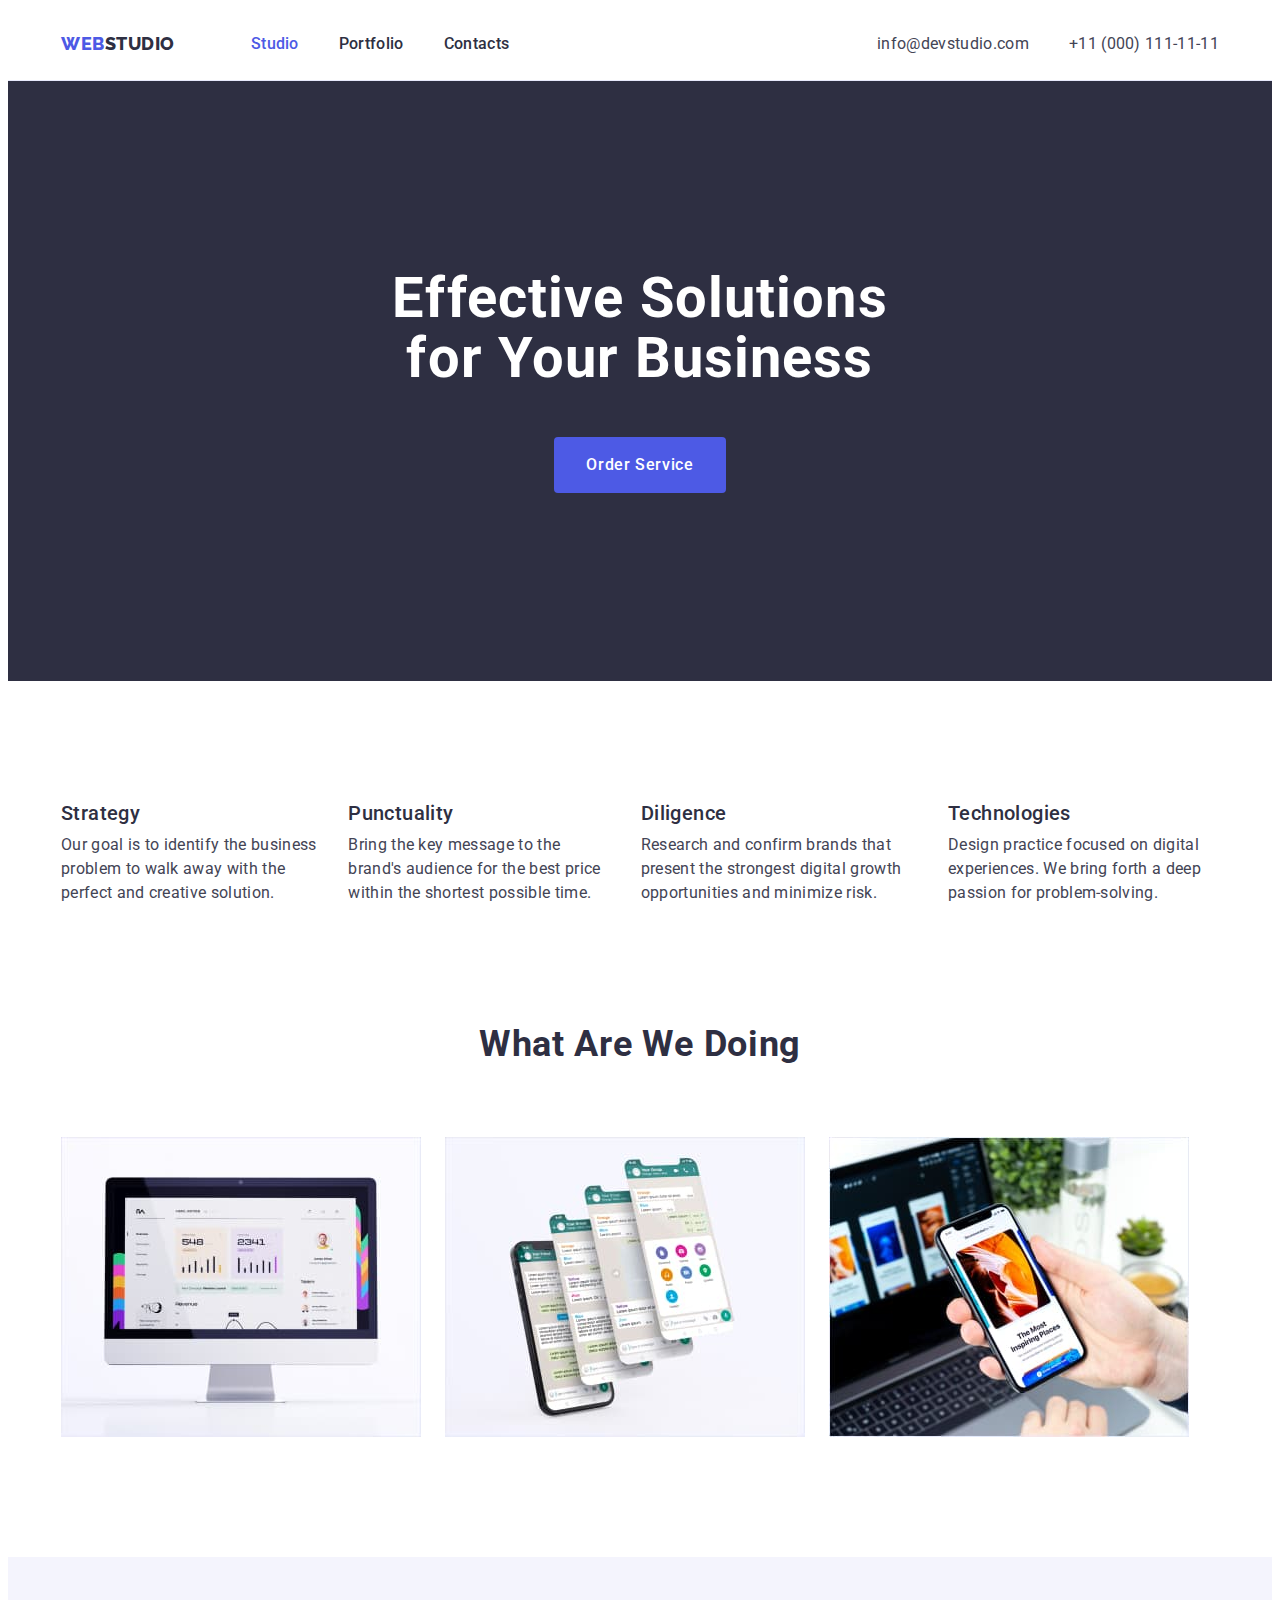
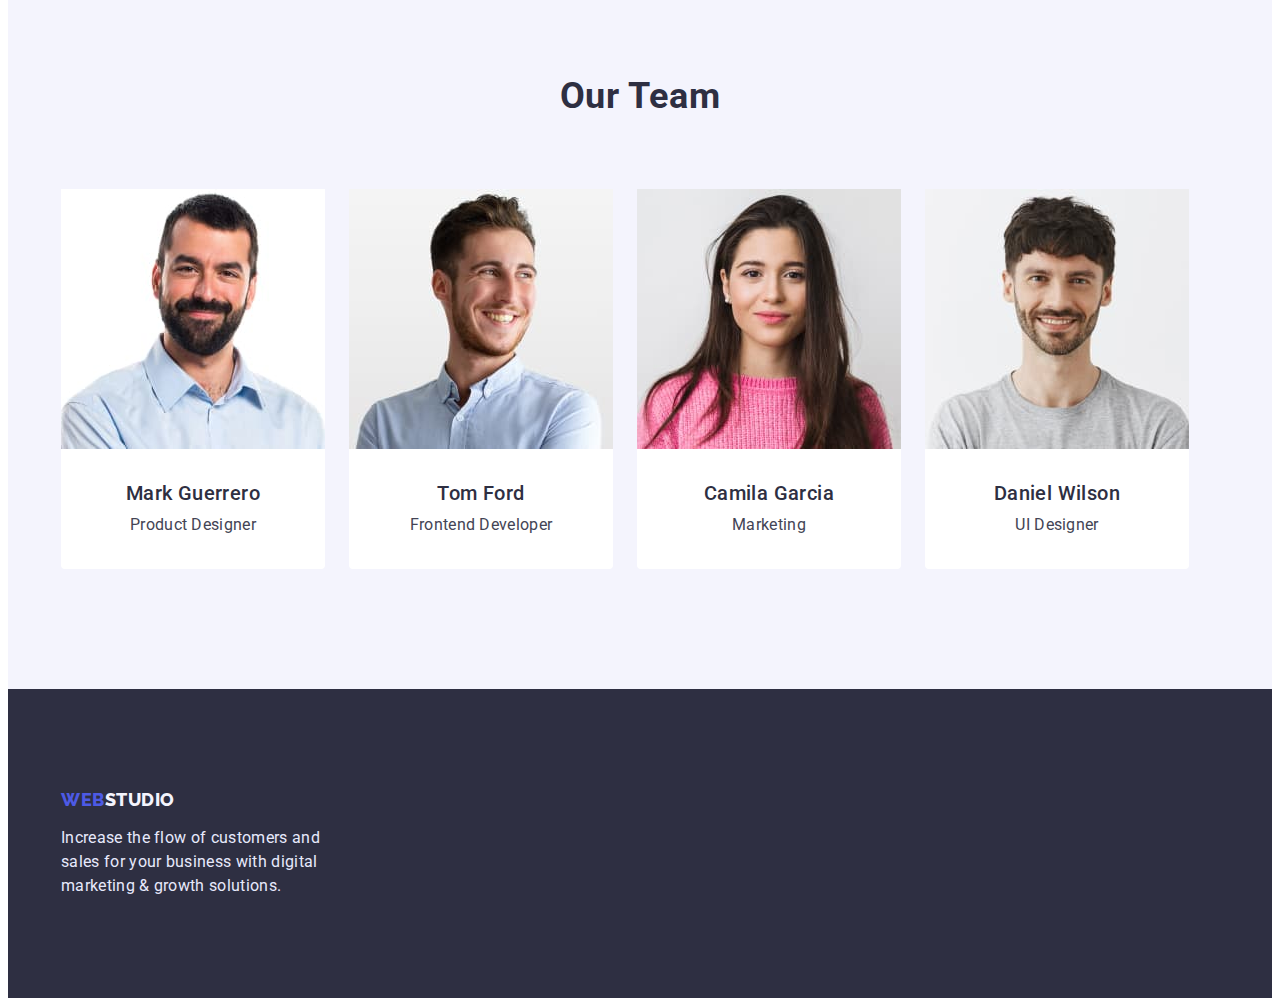
<file: index.html>
<!DOCTYPE html>
<html lang="en">
<head>
    <meta charset="UTF-8">
    <meta http-equiv="X-UA-Compatible" content="IE=edge">
    <meta name="viewport" content="width=device-width, initial-scale=1.0">
    <title>WebStudio</title>
    <link rel="stylesheet" href="https://cdnjs.cloudflare.com/ajax/libs/modern-normalize/1.1.0/modern-normalize.min.css" integrity="sha512-wpPYUAdjBVSE4KJnH1VR1HeZfpl1ub8YT/NKx4PuQ5NmX2tKuGu6U/JRp5y+Y8XG2tV+wKQpNHVUX03MfMFn9Q==" crossorigin="anonymous" referrerpolicy="no-referrer" />
    <link rel="stylesheet" href="./css/styles.css">
    <link rel="preconnect" href="https://fonts.googleapis.com">
    <link rel="preconnect" href="https://fonts.gstatic.com" crossorigin>
    <link href="https://fonts.googleapis.com/css2?family=Raleway:wght@800&family=Roboto:wght@400;500;700;900&display=swap" rel="stylesheet">

</head>
<body>
    <header>
        <div class="header container">
            <nav class="nav-items">
                <a class="logo link" href="./index.html">Web<span>Studio</span></a>
                <ul class="list nav-items">
                    <li  class="nav-item">
                        <a class="menu-item link current" href="./index.html">Studio</a>
                    </li>
                    <li class="nav-item">    
                        <a class="menu-item link" href="./portfolio.html">Portfolio</a>
                    </li>
                    <li class="nav-item">
                        <a class="menu-item link" href="">Contacts</a>
                    </li>
                </ul>
            </nav>
            <address class="contact">
                <ul class="list nav-items">
                    <li class="nav-item">
                        <a class="email link" href="mailto:info@devstudio.com">info@devstudio.com</a>
                    </li>
                    <li class="nav-item">
                        <a class="email link" href="tel:+110001111111">+11 (000) 111-11-11</a>
                    </li>
                </ul>
            </address>
        </div>
    </header>
    <main>
        <section class="top-section section">
            <div class="container">
                <h1 class="header-top">Effective Solutions for Your Business</h1>
                <button type="button" class="order-button"> Order Service</button>
            </div>
        </section>
        <section class="section">
            <div class="container">
                <h2 class="visually-hidden">Values</h2>
                <ul class="list values">
                    <li class="value-item">
                        <h3 class="header-items">Strategy</h3>
                        <p class="desc">Our goal is to identify the business problem to walk away with the perfect and creative solution.</p>
                    </li>
                    <li class="value-item">
                        <h3 class="header-items">Punctuality</h3>
                        <p class="desc">Bring the key message to the brand's audience for the best price within the shortest possible time.</p>
                    </li>
                    <li class="value-item">
                        <h3 class="header-items">Diligence</h3>
                        <p class="desc">Research and confirm brands that present the strongest digital growth opportunities and minimize risk.</p>
                    </li>
                    <li class="value-item">
                        <h3 class="header-items">Technologies</h3>
                        <p class="desc">Design practice focused on digital experiences. We bring forth a deep passion for problem-solving.</p>
                    </li>
                </ul>
            </div>
        </section>
        <section class="services section">
            <div class="container">
                <h2 class="header-subject">What are we doing</h2>
            <ul class="list">
                <li class="services-item"><img src="./images/img-1.jpg" alt="Image 1" width="360"></li>
                <li class="services-item"><img src="./images/img-2.jpg" alt="Image 2" width="360"></li>
                <li class="services-item"><img src="./images/img-3.jpg" alt="Image 3" width="360"></li>
            </ul>
            </div>
        </section>
        <section class="team section">
            <div class="container">
                <h2 class="header-subject">Our Team</h2>
            <ul class="list">
                <li class="team-member">
                    
                        <img src="./images/mark-guerrero.jpg" alt="Mark Guerrero" width="264">
                        <div class="team-member-info">
                            <h3 class="header-items">Mark Guerrero</h3>
                            <p class="desc">Product Designer</p>
                        </div>
                    
                </li>
                <li class="team-member">
                    
                        <img src="./images/tom-ford.jpg" alt="Tom Ford" width="264">
                        <div class="team-member-info">
                            <h3 class="header-items">Tom Ford</h3>
                            <p class="desc">Frontend Developer</p>
                        </div>
                    
                </li>
                <li class="team-member">
                    
                        <img src="./images/camila-garcia.jpg" alt="Camila Garcia" width="264">
                        <div class="team-member-info">
                            <h3 class="header-items">Camila Garcia</h3>
                            <p class="desc">Marketing</p>
                        </div>
                    
                </li>
                <li class="team-member">
                    
                        <img src="./images/daniel-wilson.jpg" alt="Daniel Wilson" width="264">
                        <div class="team-member-info">
                            <h3 class="header-items">Daniel Wilson</h3>
                            <p class="desc">UI Designer</p>
                        </div>
                    
                </li>
            </ul>
            </div>
        </section>
    </main>
    <footer class="footer">
        <div class="container footer-container">
            <a class="logo link" href="./index.html">Web<span class="footer-logo">Studio</span></a>
            <p>Increase the flow of customers and sales for your business with digital marketing & growth solutions.</p>
        </div>
    </footer>
</body>
</html>
</file>
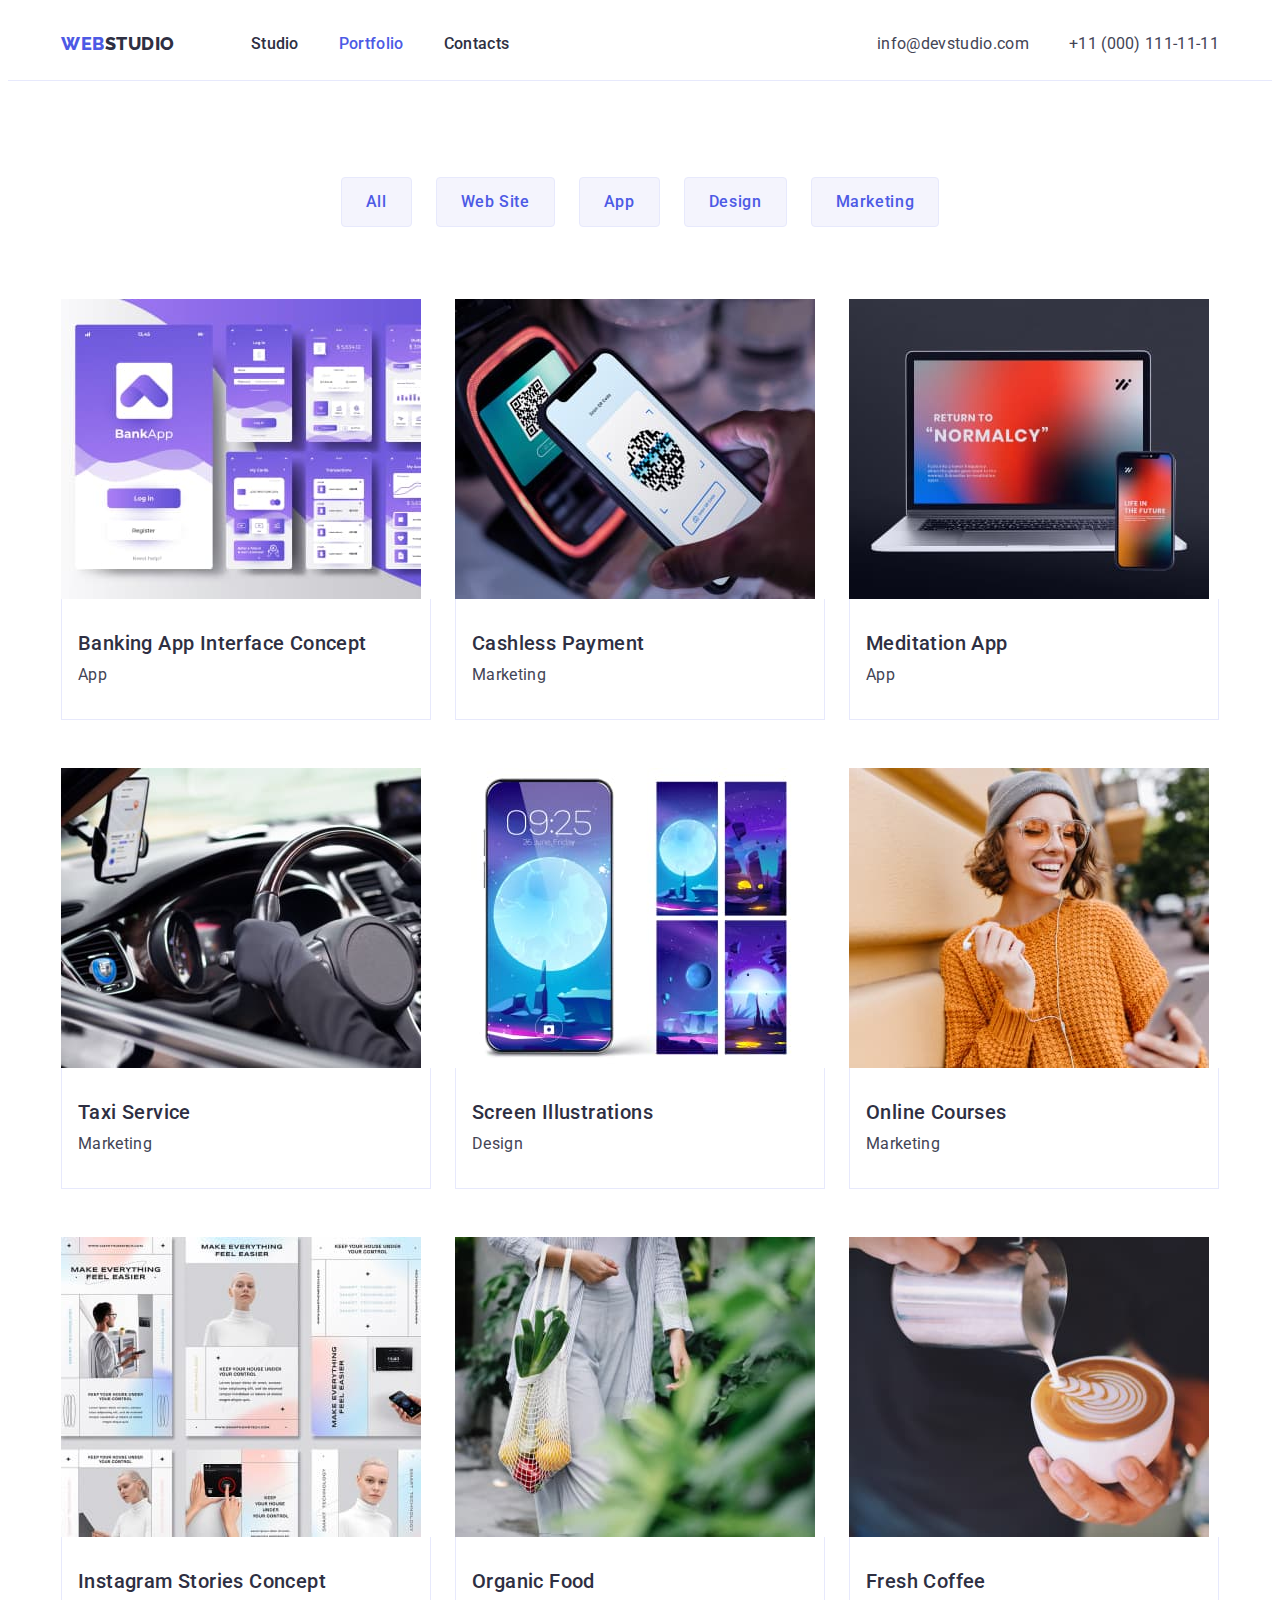
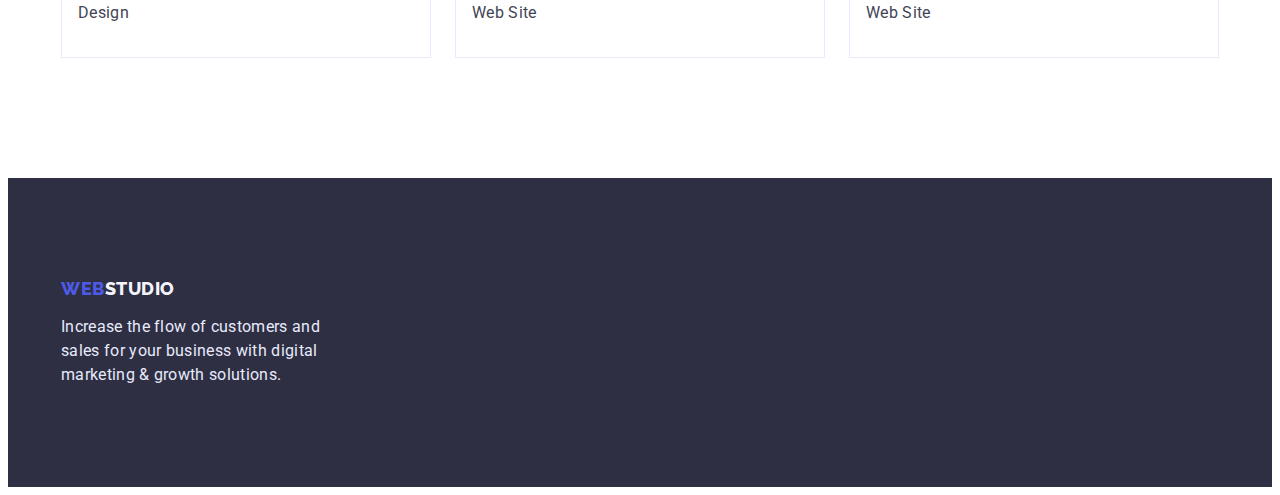
<file: portfolio.html>
<!DOCTYPE html>
<html lang="en">
<head>
    <meta charset="UTF-8">
    <meta http-equiv="X-UA-Compatible" content="IE=edge">
    <meta name="viewport" content="width=device-width, initial-scale=1.0">
    <title>Portfolio</title>
    <link rel="stylesheet" href="https://cdnjs.cloudflare.com/ajax/libs/modern-normalize/1.1.0/modern-normalize.min.css" integrity="sha512-wpPYUAdjBVSE4KJnH1VR1HeZfpl1ub8YT/NKx4PuQ5NmX2tKuGu6U/JRp5y+Y8XG2tV+wKQpNHVUX03MfMFn9Q==" crossorigin="anonymous" referrerpolicy="no-referrer" />
    <link rel="stylesheet" href="./css/styles.css">
    <link rel="preconnect" href="https://fonts.googleapis.com">
    <link rel="preconnect" href="https://fonts.gstatic.com" crossorigin>
    <link href="https://fonts.googleapis.com/css2?family=Raleway:wght@800&family=Roboto:wght@400;500;700;900&display=swap" rel="stylesheet">
</head>
<body>
    <header>
        <div class="header container">
            <nav class="nav-items">
                <a class="logo link" href="./index.html">Web<span>Studio</span></a>
                <ul class="list nav-items">
                    <li  class="nav-item">
                        <a class="menu-item link" href="./index.html">Studio</a>
                    </li>
                    <li class="nav-item">    
                        <a class="menu-item link current" href="./portfolio.html">Portfolio</a>
                    </li>
                    <li class="nav-item">
                        <a class="menu-item link" href="">Contacts</a>
                    </li>
                </ul>
            </nav>
            <address class="contact">
                <ul class="list nav-items">
                    <li class="nav-item">
                        <a class="email link" href="mailto:info@devstudio.com">info@devstudio.com</a>
                    </li>
                    <li class="nav-item">
                        <a class="email link" href="tel:+110001111111">+11 (000) 111-11-11</a>
                    </li>
                </ul>
            </address>
        </div>
    </header>
    <main>
        <section class="portfolio">
            <div class="container">
                <h1 class="visually-hidden">Filter</h1>
            <ul class="list filter">
                <li class="filter-item">
                    <button type="button" class="filter-button">All</button>
                </li>
                <li class="filter-item">
                    <button type="button" class="filter-button">Web Site</button>
                </li>
                <li class="filter-item">
                    <button type="button" class="filter-button">App</button>
                </li>
                <li class="filter-item">
                    <button type="button" class="filter-button">Design</button>
                </li>
                <li class="filter-item">
                    <button type="button" class="filter-button">Marketing</button>
                </li>
            </ul>
            <ul class="list portfolio-items">
                <li class="portfolio-item"> <a href="" class="link portfolio-link">
                        <img src="./images/banking-app.jpg" alt="Banking App Interface Concept" width="360">
                        <div class="portfolio-item-info">
                            <h2 class="header-items">Banking App Interface Concept</h2>
                            <p class="desc">App</p>
                        </div>
                    </a>
                </li>
                <li class="portfolio-item">
                    <a href="" class="link portfolio-link">
                        <img src="./images/cashless-payment.jpg" alt="Cashless Payment" width="360">
                        <div class="portfolio-item-info">
                            <h2 class="header-items">Cashless Payment</h2>
                        <p class="desc">Marketing</p>
                        </div>
                    </a>
                </li>
                <li class="portfolio-item">
                    <a href="" class="link portfolio-link">
                        <img src="./images/mediation-app.jpg" alt="Meditation App" width="360">
                        <div class="portfolio-item-info">
                            <h2 class="header-items">Meditation App</h2>
                        <p class="desc">App</p>
                        </div>
                    </a>
                </li>
                <li class="portfolio-item">
                    <a href="" class="link portfolio-link">
                        <img src="./images/taxi-service.jpg" alt="Taxi Service" width="360">
                        <div class="portfolio-item-info">
                            <h2 class="header-items">Taxi Service</h2>
                        <p class="desc">Marketing</p>
                        </div>
                    </a>
                </li>
                <li class="portfolio-item">
                    <a href="" class="link portfolio-link">
                        <img src="./images/screen-illustrations.jpg" alt="Screen Illustrations" width="360">
                       <div class="portfolio-item-info">
                        <h2 class="header-items">Screen Illustrations</h2>
                        <p class="desc">Design</p>
                       </div>
                    </a>    
                </li>
                <li class="portfolio-item">
                    <a href="" class="link portfolio-link">
                        <img src="./images/online-courses.jpg" alt="Online Courses" width="360">
                        <div class="portfolio-item-info">
                            <h2 class="header-items">Online Courses</h2>
                        <p class="desc">Marketing</p>
                        </div>
                    </a>
                </li>
                <li class="portfolio-item">
                    <a href="" class="link portfolio-link">    
                        <img src="./images/instagram-stories-concept.jpg" alt="Instagram Stories Concept" width="360">
                        <div class="portfolio-item-info">
                            <h2 class="header-items">Instagram Stories Concept</h2>
                        <p class="desc">Design</p>
                        </div>
                    </a>
                </li>
                <li class="portfolio-item">
                    <a href="" class="link portfolio-link">
                        <img src="./images/organic-food.jpg" alt="Organic Food" width="360">
                        <div class="portfolio-item-info">
                            <h2 class="header-items">Organic Food</h2>
                        <p class="desc">Web Site</p>
                        </div>
                    </a>
                </li>
                <li class="portfolio-item">
                    <a href="" class="link  ">
                        <img src="./images/fresh-coffee.jpg" alt="Fresh Coffee" width="360">
                        <div class="portfolio-item-info">
                            <h2 class="header-items">Fresh Coffee</h2>
                        <p class="desc">Web Site</p>
                        </div>
                    </a>
                </li>
            </ul>
            </div>
        </section>
    </main>
    <footer class="footer">
        <div class="container footer-container">
            <a class="logo link" href="./index.html">Web<span class="footer-logo">Studio</span></a>
            <p>Increase the flow of customers and sales for your business with digital marketing & growth solutions.</p>
        </div>
    </footer>
</body>
</html>
</file>
<file: css/styles.css>
body {
    font-family: "Roboto", sans-serif;
    color: var(--p-font-color);
    font-size: 16px;
    line-height: 1.5em;
    
}

:root {
    --filter-btn-color: #4D5AE5;
    --filter-btn-bg-color: #F4F4FD;
    --filter-btn-active-color: #FFFFFF;
    /* OCEAN */
    --filter-btn-bg-active-color: #404BBF;
    /* IRIS */
    --heading-color-1: #4D5AE5; 
    /* NAVY */
    --heading-color-2: #2E2F42;
    /* SLATE */
    --p-font-color: #434455;
    /* corn-flower */
    --border-color: #E7E9FC;
    
}


.list {
    list-style: none;
    padding-left: 0;
    margin-top: 0;
    margin-bottom: 0;
}

/* remove top and bottom margins for all headers */
h1,h2,h3,h4,h5,h6,p {
    margin-top: 0;
    margin-bottom: 0;
}

/* INDEX.HTML styling */

/* HEADER */
.menu-item {
    font-weight: 500;
    font-size:16px;
    letter-spacing: 0.02em;
    color: var(--heading-color-2);
}

header .logo.link, .nav-item .link {
    padding-top: 24px;
    padding-bottom: 24px;
    display: block;
}

.nav-item:not(:last-child){
    margin-right: 40px;
}

.menu-item:hover,
.menu-item:focus {
    color: var(--filter-btn-bg-active-color);
}

.menu-item.current {
    /* text-decoration: underline; */
    color: var(--filter-btn-color);
}


.logo {
    font-size: 18px;
    font-family: "Raleway",sans-serif;
    font-weight: 800;
    text-transform: uppercase;
    /* text-decoration: none; */
    letter-spacing: 0.03em;
    text-align: center;
    line-height: 1.17;
    color: var(--heading-color-1);
    margin-right: 76px;
}

.link {
    text-decoration: none;
}

.logo a:visited {
    color: var(--heading-color-1);
}



.logo span {
    color:var(--heading-color-2)
}

.logo span:hover,
.logo span:focus {
    color: var(--heading-color-1);
}

header {
    border-bottom: 1px solid var(--border-color);
}

/* hiding h2s */
.visually-hidden {
  position: absolute;
  width: 1px;
  height: 1px;
  margin: -1px;
  border: 0;
  padding: 0;
  
  white-space: nowrap;
  clip-path: inset(100%);
  clip: rect(0 0 0 0);
  overflow: hidden;
}

.contact {
    font-style: normal;
    margin-left: auto;
}

.email {
    letter-spacing: 0.02em;
    color: var(--p-font-color);
}

.email:hover,
.email:focus {
    color:var(--filter-btn-bg-active-color);
}

.container {
    width: 1158px;
    margin: 0 auto;
    padding: 0 15px;
}


.header.container {
    display: flex;
}
.nav-items {
    display: flex;
    align-items: center;
}



/* first section */
/* h1 tag */

.section {
    padding-top: 120px;
    padding-bottom: 120px;
}
.top-section {
    background-color: var(--heading-color-2);
    align-items: center;
    padding-top: 188px;
    padding-bottom: 188px;
}

.header-top {
    font-size: 56px;
    line-height: 1.07;
    text-align: center;
    letter-spacing: 0.02em;
    color:#FFFFFF;
    width: 496px;
    margin-bottom: 48px;
}

/* button */
.order-button {
    background-color: var(--heading-color-1);
    color: #FFFFFF;
    font-family: "Roboto", sans-serif;
    font-weight: 500;
    font-size: 16px;
    line-height: 1.5;
    letter-spacing:0.04em;
    cursor: pointer;
    min-width: 169px;
    border-radius: 4px;
    display: block; 
    padding: 16px 32px;
    border: none;
}

.header-top,
.order-button {
    margin-left:auto;
    margin-right: auto;
}

.order-button:hover,
.order-button:focus
{
    background-color: var(--filter-btn-bg-active-color);
    color: #FFFFFF;
}

/* SECTION 2 - VALUES */


.values {
    display: flex;
    align-items: center;
    margin: 0;
}

.value-item {
    width: calc((100%-72px)/4);
}

.value-item:not(:last-child) {
    margin-right: 24px;
}

.header-items {
    font-weight: 500;
    font-size: 20px;
    line-height: 1.2;
    letter-spacing:0.02em; 
    color: var(--heading-color-2);  
    margin-bottom: 8px;
}

.desc {
    font-size: 16px;
    line-height: 1.5;
    letter-spacing:0.02em;
    color:var(--p-font-color);
}

.team-member-info,
.portfolio-item-info {
    padding: 32px 16px;
}

/* .portfolio-item-info {
    padding-left: 16px;
} */

/* section 3 - services */

.services {
    padding-top: 0;
}

.services .list {
    display: flex;
}
.header-subject {
    font-size: 36px;
    line-height: 1.11;
    color: var(--heading-color-2);
    letter-spacing: 0.02em;
    text-align: center;
    text-transform: capitalize;
    margin-bottom: 72px;

}

.services-item {
    width: calc((100%-48px)/3);
}

.services-item:not(:last-child) {
    margin-right: 24px;
}


/* section 4 - Team */

.team {
    background-color: #F4F4FD;
}

.team .list {
    display: flex;
}

.team-member {
    background-color: #FFFFFF;
    width: calc((100%-72px)/4);
    border-radius: 0 0 4px 4px;
}

.team-member:not(:last-child) {
    margin-right: 24px;
}

.team-member .header-items,
.team-member .desc {
    text-align: center;
}


/* footer */
.footer {
    background-color: var(--heading-color-2);
    padding-top: 100px;
    padding-bottom: 100px;
}


.footer .logo {
    margin-bottom: 16px;
    margin-right: 0;
    display: inline-block;
}

.logo .footer-logo {
    color:var(--filter-btn-bg-color);
}

.footer p {
    color:var(--border-color);
    letter-spacing: 0.02em;
    width: 264px;
}

/* PORTFOLIO HTML STYLING */
/* adding styling to filter buttons */

.portfolio  {
    padding-top: 96px;
    padding-bottom: 120px;
}

.filter {
    display: flex;
    margin-bottom: 72px;
    justify-content: center;
}



.filter-item:not(:last-child) {
    margin-right: 24px;
}


.filter-button {
    background-color:var(--filter-btn-bg-color);
    color: var(--filter-btn-color);
    font-family: "Roboto",sans-serif;
    font-weight: 500;
    font-size: 16px;
    line-height: 1.5;
    letter-spacing: 0.04em;
    cursor: pointer;
    border-radius: 4px;
    border: 1px solid var(--border-color);
    padding: 12px 24px;
}


.filter-button:hover,
.filter-button:focus
{
    background-color: var(--filter-btn-bg-active-color);
    color: var(--filter-btn-active-color);
    border-color: transparent;
}

.portfolio-items {
    display: flex;
    flex-wrap: wrap;
}

.portfolio-item {
    /* border-bottom: 1px solid var(--border-color); */
    margin-bottom: 48px;
    width: calc((100% -  48px)/3);
}

img {
    display: block;
    max-width: 100%;
    height: auto;
}

.portfolio-item:not(:nth-child(3n)) {
    margin-right: 24px;
}

.portfolio-item:nth-last-child(-n+3) {
    margin-bottom: 0;
}

.portfolio-link {
    display: block;
}

.portfolio-item-info {
    border-left: 1px solid var(--border-color);
    border-right: 1px solid var(--border-color);
    border-bottom: 1px solid var(--border-color);
    
}
/* .portfolio-item .header-items,
.portfolio-item .desc {
    padding-left: 16px;
} */
</file>
